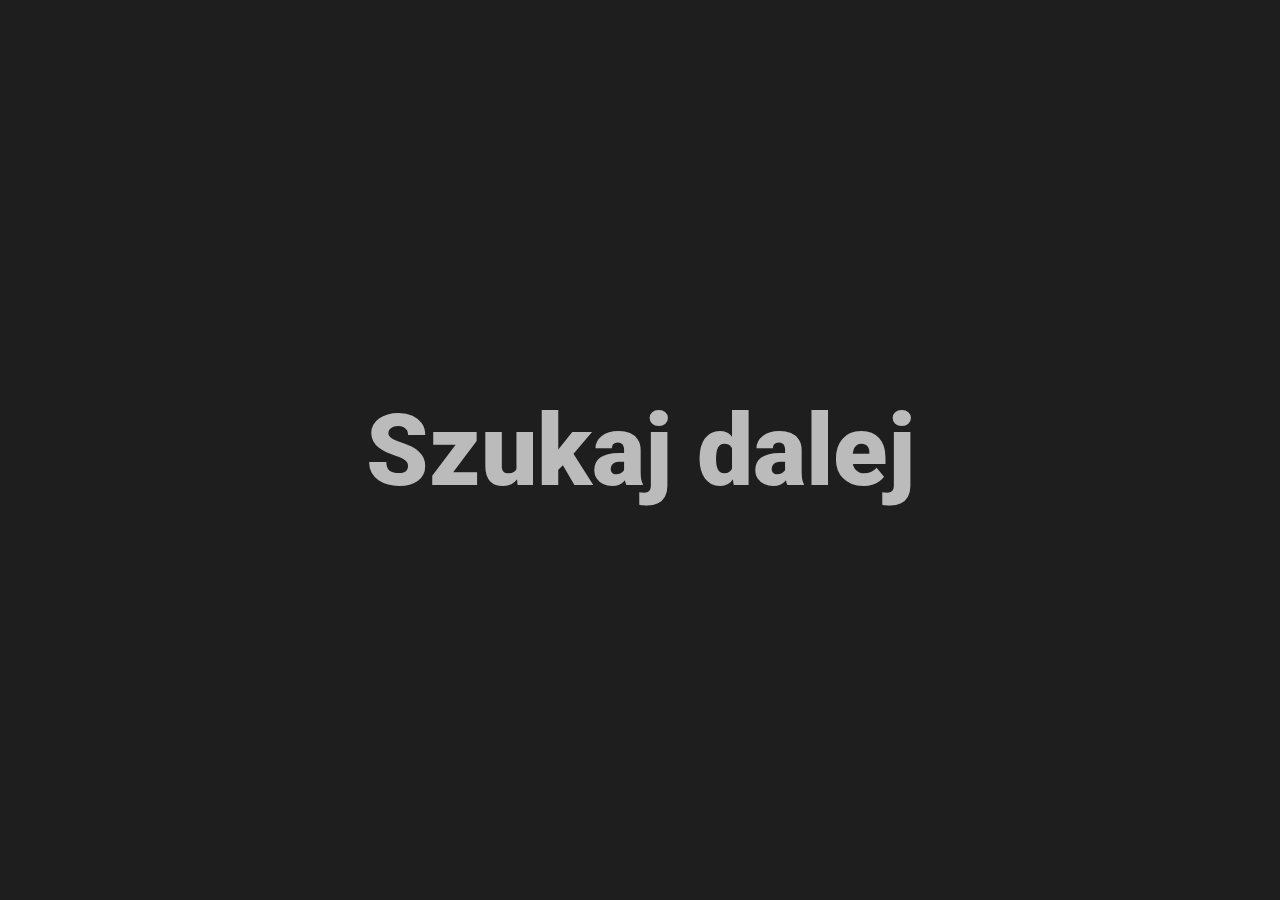
<file: stare/index.html>
<!DOCTYPE html>
<html lang="en">
<head>
    <link rel="preconnect" href="https://fonts.googleapis.com">
    <link rel="preconnect" href="https://fonts.gstatic.com" crossorigin>
    <link href="https://fonts.googleapis.com/css2?family=Roboto:ital,wght@0,100;0,300;0,400;0,500;0,700;0,900;1,100;1,300;1,400;1,500;1,700;1,900&display=swap" rel="stylesheet">
    <meta charset="UTF-8">
    <meta http-equiv="X-UA-Compatible" content="IE=edge">
    <meta name="viewport" content="width=device-width, initial-scale=1.0">
    <title>matiEP09</title>

    <style>
        body{
                    background-color: rgb(30, 30, 30);
                    color:rgb(187, 187, 187);
                    font-family: monospace;
                    font-family: Roboto, sans-serif;
                }
        h1{font-size:100px; font-weight: 900;}

        .main{
                   position: absolute;            
                   top: 50%;                        
                   left:50%;
                   transform: translate(-50%, -50%) 
                }

                input{
                    background-color: rgba(255, 255, 255, 0.1);
                    backdrop-filter: blur(10px);
                    -webkit-backdrop-filter: blur(10px);
                    border-radius: 4px;
                    border: 1px solid rgba(255, 255, 255, 0.18);
                    color:rgb(201, 201, 201);
                    padding: 5px;
                    box-shadow: 0 8px 32px 0 rgba(0, 0, 0, 0.37);
                    transition: 0.5s;
                }
                input:hover{
                background-color: rgba(255, 255, 255, 0.159);
                border: 1px solid rgba(255, 255, 255, 0.263);
                transition: 0.5s;
                }
                input:active{
                background-color: rgba(255, 255, 255, 0.159);
                border: 1px solid rgba(255, 255, 255, 0.263);
                transition: 0.5s;
                }
                input:focus{
                background-color: rgba(68, 255, 0, 0.159);
                border: 1px solid rgba(0, 255, 60, 0.263);
                transition: 0.5s;
                }

    </style>
</head>
<body>
    <script>document.cookie = "flaga=pamietajmnie"; </script>
    <div class="main">
    <h1>Szukaj dalej</h1>
    
</div></body>
</html>
</file>
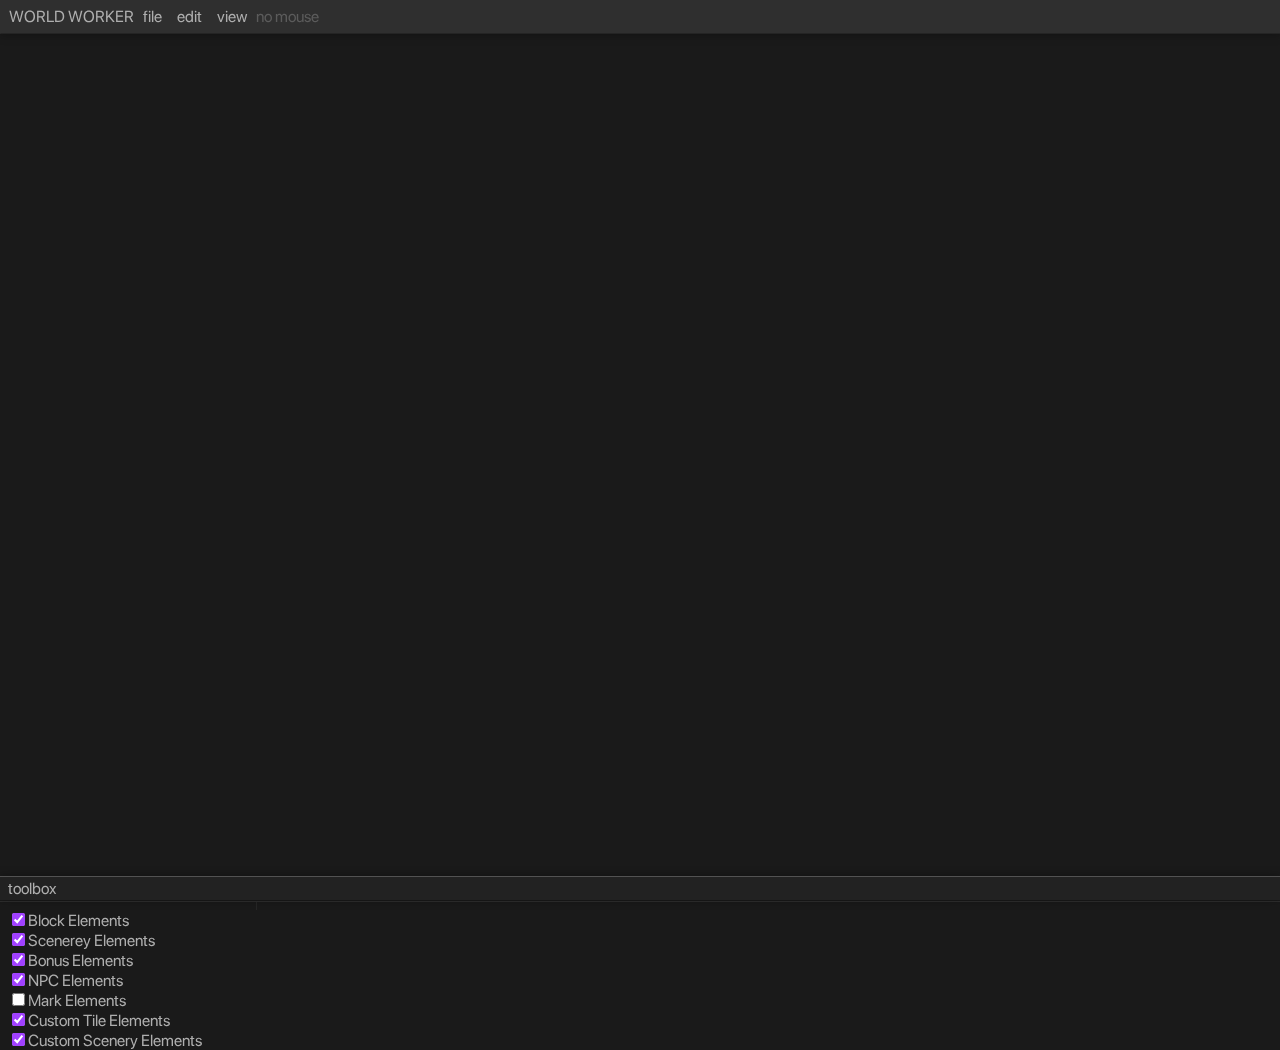
<file: worldworker/index.html>
<!DOCTYPE html>
<html lang="en">
<head>
    <meta charset="UTF-8">
    <meta name="viewport" content="width=device-width, initial-scale=1.0">
    <title>World Worker: no file open</title>
    <link rel="stylesheet" href="styles.css" />
</head>
<body id="body">
    <nav>
        WORLD WORKER
        <button onclick="dropDownToggle('FileDropDown')" class="navButton">file</button>

        <button onclick="dropDownToggle('EditDropDown')" class="navButton" >edit</button>

        <button onclick="dropDownToggle('ViewDropDown')" class="navButton">view</button>

        <span id="mouseStats">no mouse</span>
        <span id="stats">no level is currently open.</span>
    </nav>

        <div id="FileDropDown" class="dropdown-content" style="margin-left: 128px; ">
            <button onclick="Load()">Open</button><br>
            <button onclick="">Save</button><br>
            <button onclick="ExportToCSharp()">Export</button><br>
        </div>

<div id="EditDropDown" class="dropdown-content" style="margin-left: 166px; ">
            <button onclick="">Undo</button><br>
            <button onclick="">Redo</button><br>
            <button onclick="">Replace</button><br>
            <button onclick="Preferences()">Preferences</button><br>
        </div>
<div id="ViewDropDown" class="dropdown-content" style="margin-left: 206px; ">
            <button onclick="">Smooth scrolling</button><br>
            <button onclick="">High Contrast</button><br>
        </div>


    <canvas></canvas>
    <div class="toolbox">
        <div id="title">toolbox</div>
        <div class="main">
            <div class="left">
                <div class="option"><input type="checkbox" id='BLOCK ELEMENTS' onchange='changeView("BLOCK ELEMENTS")'>Block Elements</div>
                <div class="option"><input type="checkbox" id='SCENERY ELEMENTS' onchange='changeView("SCENERY ELEMENTS")'>Scenerey Elements</div>
                <div class="option"><input type="checkbox" id='BONUS ELEMENTS' onchange='changeView("BONUS ELEMENTS")'>Bonus Elements</div>
                <div class="option"><input type="checkbox" id='NPC ELEMENTS' onchange='changeView("NPC ELEMENTS")'>NPC Elements</div>
                <div class="option"><input type="checkbox" id='MARK ELEMENTS' onchange='changeView("MARK ELEMENTS")'>Mark Elements</div>
                <div class="option"><input type="checkbox" id='CUSTOM TILE ELEMENTS' onchange='changeView("CUSTOM TILE ELEMENTS")'>Custom Tile Elements</div>
                <div class="option"><input type="checkbox" id='CUSTOM SCENERY ELEMENTS' onchange='changeView("CUSTOM SCENERY ELEMENTS")'>Custom Scenery Elements</div>
            </div>
        </div>
    </div>
    <div id="decoder" style="display: none;">
        
    </div>
</body>
</html>
<script src="decoder.js"></script>
<script src="main.js"></script>
</file>
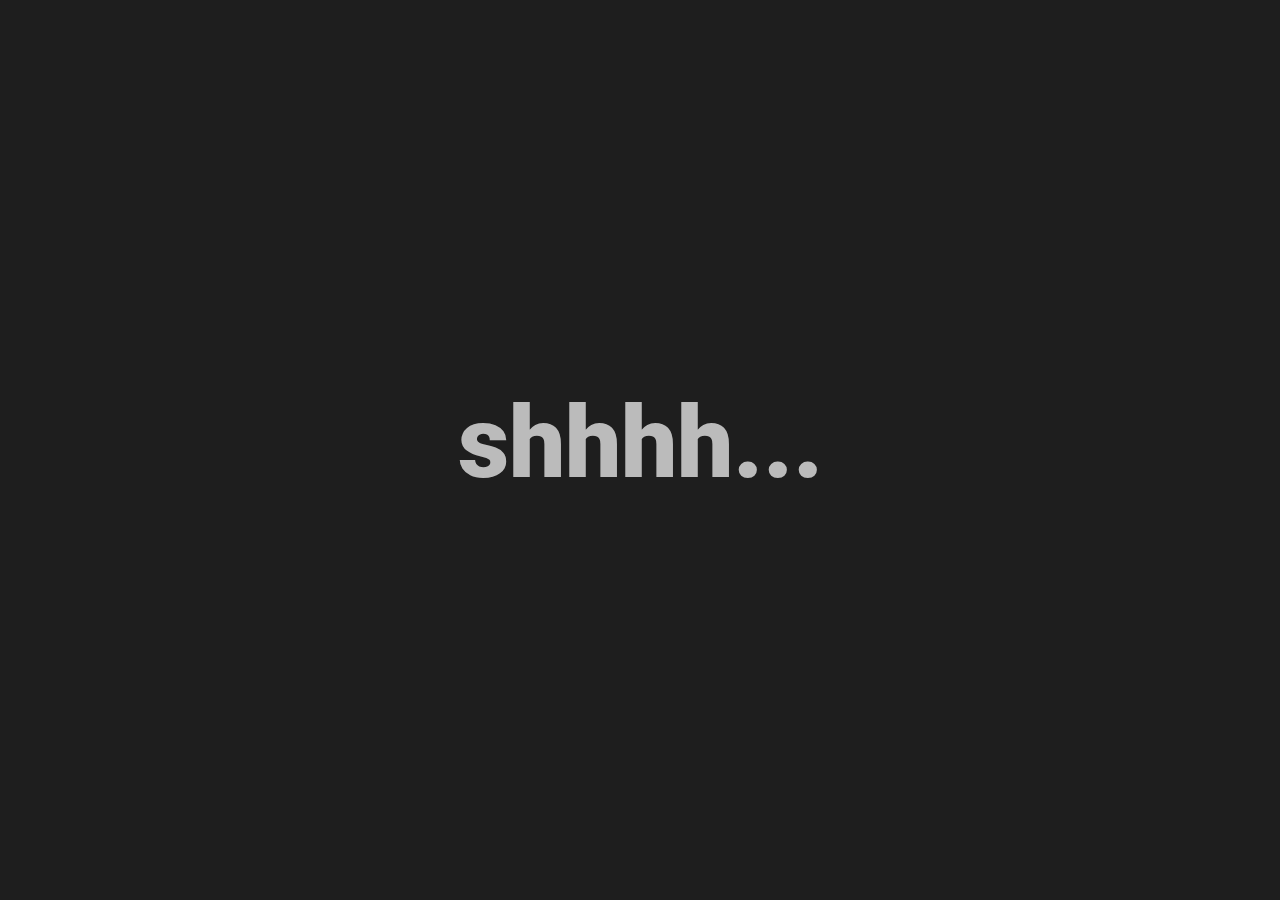
<file: sekret.html>
<!DOCTYPE html>
<html lang="en">
<head>
    <link rel="preconnect" href="https://fonts.googleapis.com">
    <link rel="preconnect" href="https://fonts.gstatic.com" crossorigin>
    <link href="https://fonts.googleapis.com/css2?family=Roboto:ital,wght@0,100;0,300;0,400;0,500;0,700;0,900;1,100;1,300;1,400;1,500;1,700;1,900&display=swap" rel="stylesheet">
    <meta charset="UTF-8">
    <meta http-equiv="X-UA-Compatible" content="IE=edge">
    <meta name="viewport" content="width=device-width, initial-scale=1.0">
    <title>matiEP09</title>

    <style>
        body{
                    background-color: rgb(30, 30, 30);
                    color:rgb(187, 187, 187);
                    font-family: monospace;
                    font-family: Roboto, sans-serif;
                }
        h1{font-size:100px; font-weight: 900;}

        .main{
                   position: absolute;            
                   top: 50%;                        
                   left:50%;
                   transform: translate(-50%, -50%) 
                }

                input{
                    background-color: rgba(255, 255, 255, 0.1);
                    backdrop-filter: blur(10px);
                    -webkit-backdrop-filter: blur(10px);
                    border-radius: 4px;
                    border: 1px solid rgba(255, 255, 255, 0.18);
                    color:rgb(201, 201, 201);
                    padding: 5px;
                    box-shadow: 0 8px 32px 0 rgba(0, 0, 0, 0.37);
                    transition: 0.5s;
                }
                input:hover{
                background-color: rgba(255, 255, 255, 0.159);
                border: 1px solid rgba(255, 255, 255, 0.263);
                transition: 0.5s;
                }
                input:active{
                background-color: rgba(255, 255, 255, 0.159);
                border: 1px solid rgba(255, 255, 255, 0.263);
                transition: 0.5s;
                }
                input:focus{
                background-color: rgba(68, 255, 0, 0.159);
                border: 1px solid rgba(0, 255, 60, 0.263);
                transition: 0.5s;
                }
                h5{
                    font-size: 5px;
                    color: rgb(30, 30, 30);
                }
<script>cookies.remove</script>    </style></head>
<body>
    
    <div class="main">
    <h1>shhhh...</h1>
    
    <h5>top-secret</h5>
</div></body>
</html>
</file>
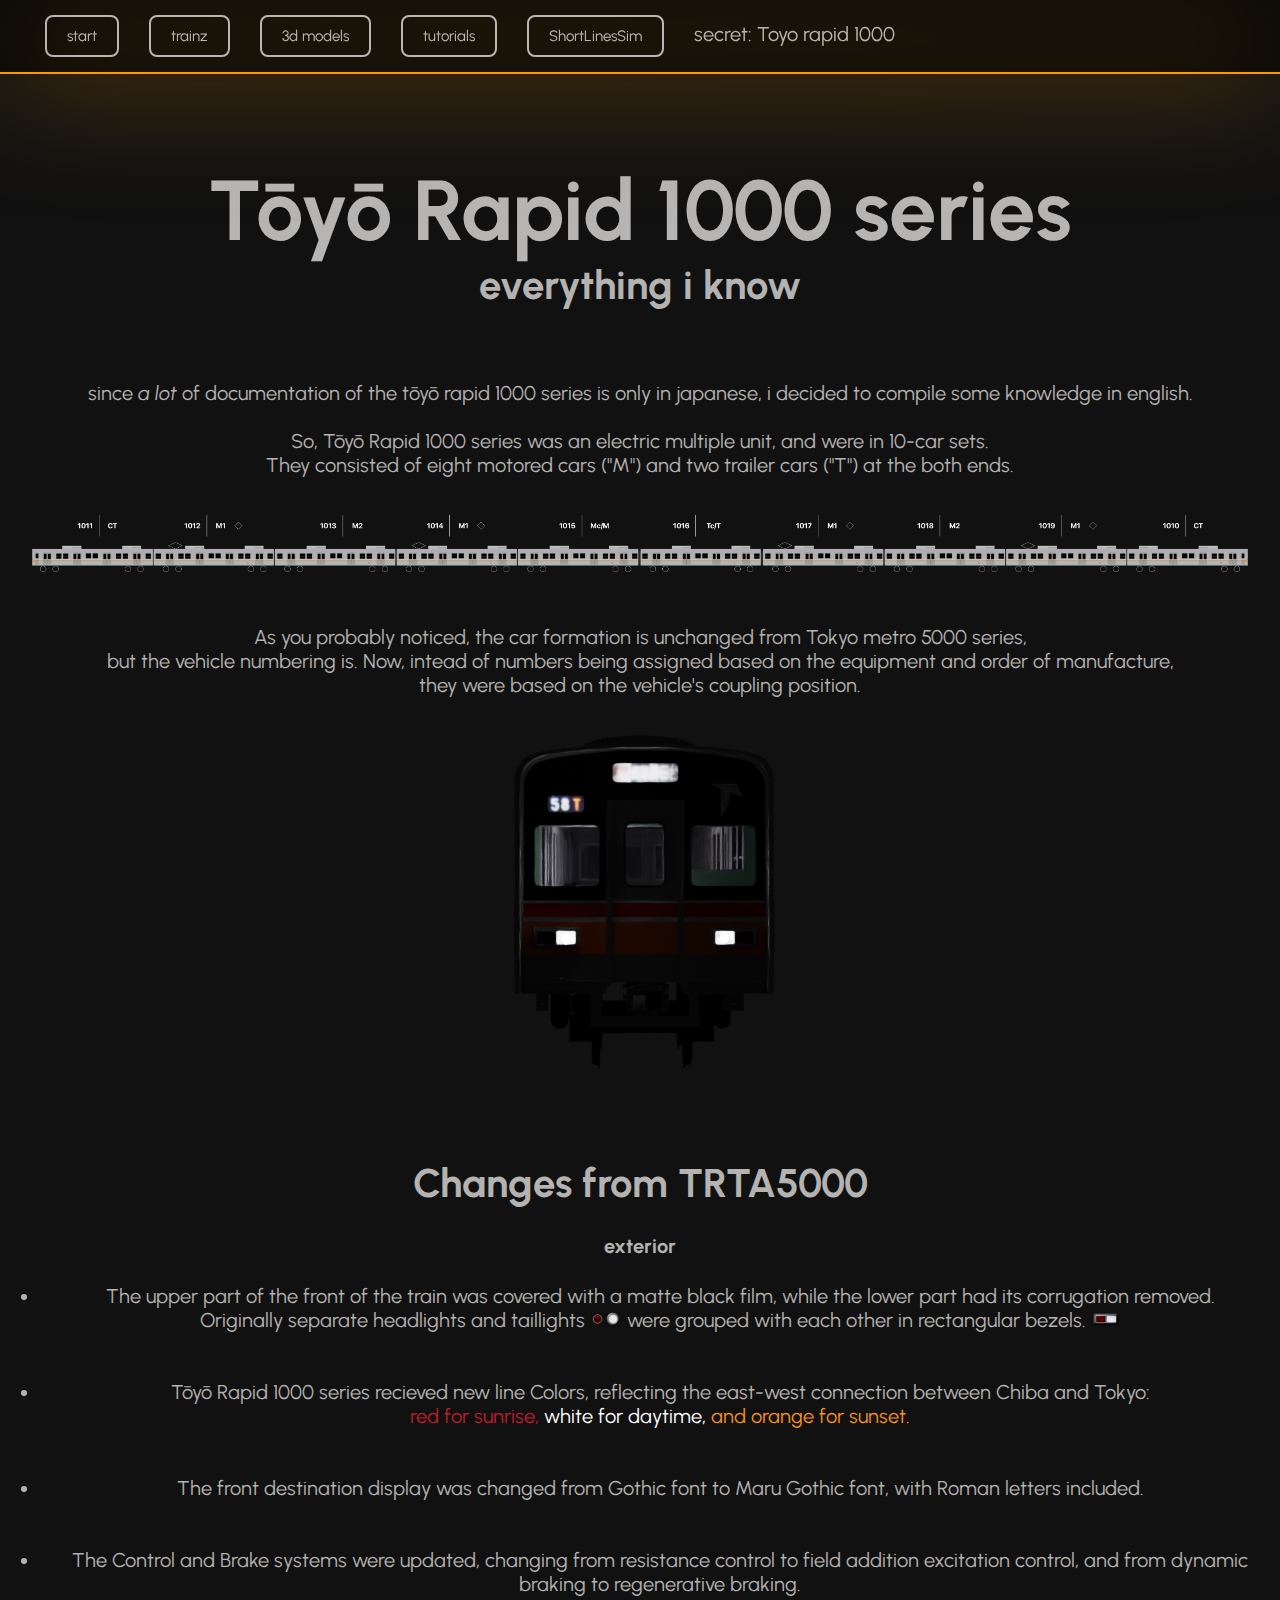
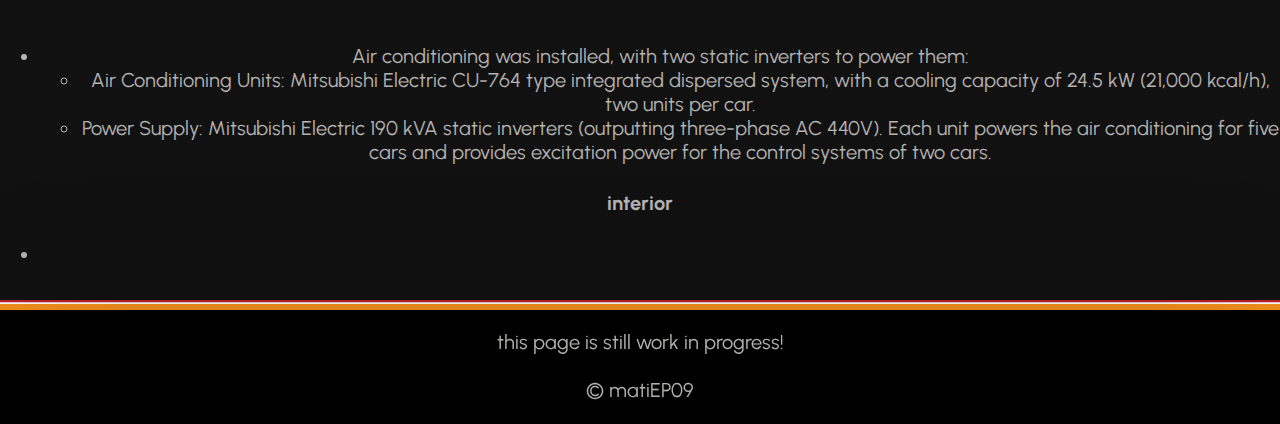
<file: toyo.html>
<!DOCTYPE html>
<html lang="en">
<head>
    <link rel="stylesheet" href="style/style.css">
    <link rel="stylesheet" href="https://raw.githubusercontent.com/matiEU07/strona-v2/main/style/style.css">
    <link rel="preconnect" href="https://fonts.googleapis.com">
    <link rel="preconnect" href="https://fonts.gstatic.com" crossorigin>
    <link href="https://fonts.googleapis.com/css2?family=Urbanist:ital,wght@0,100..900;1,100..900&display=swap" rel="stylesheet">    
    <meta charset="UTF-8">
    <meta name="viewport" content="width=device-width, initial-scale=1.0">
    <link rel="icon" type="image/x-icon" href="/toyo/favicon.ico">

    <title>matiEP09</title>

    <script>
        function kibel(){
            //too much kotlin, man.
        }
        window.onload = kibel;
    </script>

<body>
    <div class="navbar">
        <!--<class class="titletext">matiEP09</class>--><button>start</button><button><a href="trainz.html">trainz</a></button><button>3d models</button><button>tutorials</button><button><a href="sim.html">ShortLinesSim</a></button> &emsp;  secret: Toyo rapid 1000
    </div>

    <center><h1>Tōyō Rapid 1000 series</h1>
    <h3>everything i know</h3>
<br><br><br>

    since <i>a lot</i> of documentation of the tōyō rapid 1000 series is only in japanese, i decided to compile some knowledge in english.
<br><br>
    So, Tōyō Rapid 1000 series was an electric multiple unit, and were in 10-car sets. <br>
    They consisted of eight motored cars ("M") and two trailer cars ("T") at the both ends.<br><br>
        <img src="toyo/toyorapid1000.webp" width="95%" class="shadow"><br><br><br>
        As you probably noticed, the car formation is unchanged from Tokyo metro 5000 series,<br>
        but the vehicle numbering is. Now, intead of numbers being assigned based on the equipment and order of manufacture,<br>
        they were based on the vehicle's coupling position.
        <br><br>
        <img src="toyo/tr1000.png">
        <br>
        <br><br>
        <h3>Changes from TRTA5000</h3>
        <h4>exterior</h4>
        <ul>
            <li>The upper part of the front of the train was covered with a matte black film, while the lower part had its corrugation removed.
                <br>Originally separate headlights and taillights <img src="toyo/oldlights.png" height="16px"> were grouped with each other in rectangular bezels. <img src="toyo/newlights.png" height="16px"></li>
            <br><br>
            <li>Tōyō Rapid 1000 series recieved new line Colors, reflecting the east-west connection between Chiba and Tokyo:<br> <font color="#BE1D2C"> red for sunrise, </font><font color="white"> white for daytime, </font><font color="#F6921D"> and orange for sunset. </font></li>
            <br><br>
            <li>The front destination display was changed from Gothic font to Maru Gothic font, with Roman letters included.</li>
            <br><br>
            <li>The Control and Brake systems were updated, changing from resistance control to field addition excitation control, and from dynamic braking to regenerative braking.</li>
            <br><br>                
            <li>Air conditioning was installed, with two static inverters to power them:</li>
                <ul class="lessimportant">
                    <li>Air Conditioning Units: Mitsubishi Electric CU-764 type integrated dispersed system, with a cooling capacity of 24.5 kW (21,000 kcal/h), two units per car.</li>
                    <li>Power Supply: Mitsubishi Electric 190 kVA static inverters (outputting three-phase AC 440V). Each unit powers the air conditioning for five cars and provides excitation power for the control systems of two cars.</li>
        </ul>    </ul>
        <h4>interior</h4>
        <ul>
            <li></li>

        </ul>

    </div>

    <img src="toyo/toyorapidrailwaycolors.png" width="100%" height="10px" style="margin-bottom: -5px;">
<div class="footer" style="filter: drop-shadow(0px 0px 64px rgba(0, 0, 0, 0.18));">this page is still work in progress!<br><br>© matiEP09<br></div>
<!--i completely forgot how to write html and that shows.-->
</center>
</body>
</html>
</file>
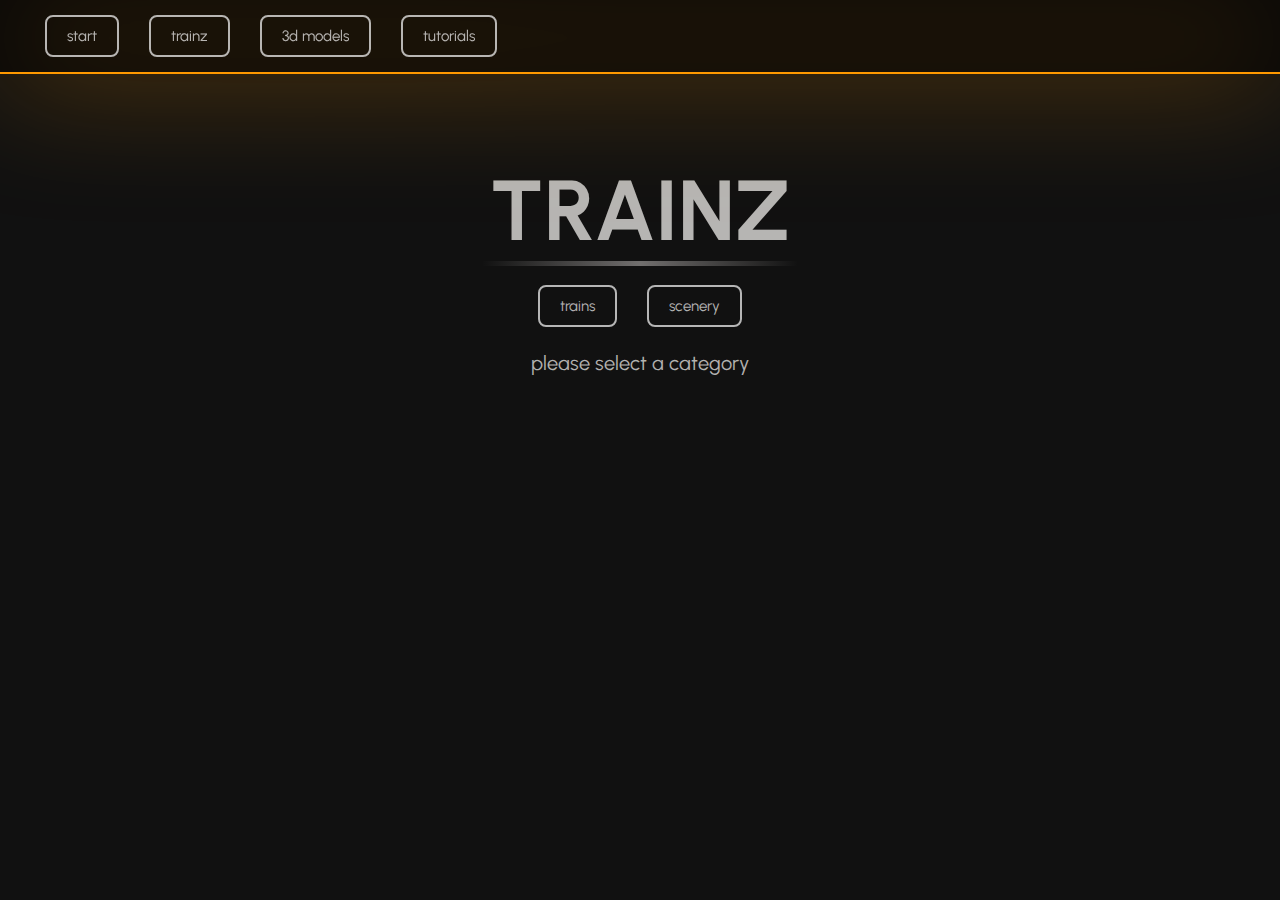
<file: trainz.html>
<!DOCTYPE html>
<html lang="en">

<head>
    <link rel="stylesheet" href="style/style.css">
    <link rel="stylesheet" href="https://raw.githubusercontent.com/matiEU07/strona-v2/main/style/style.css">
    <link rel="preconnect" href="https://fonts.googleapis.com">
    <link rel="preconnect" href="https://fonts.gstatic.com" crossorigin>
    <link href="https://fonts.googleapis.com/css2?family=Urbanist:ital,wght@0,100..900;1,100..900&display=swap"
        rel="stylesheet">
    <meta charset="UTF-8">
    <meta name="viewport" content="width=device-width, initial-scale=1.0">
    <title>matiEP09</title>



<body>
    <div class="navbar">
        <!--<class class="titletext">matiEP09</class>--><button><a href="index.html">start</a></button><button>trainz</button><button>3d
            models</button><button>tutorials</button>
    </div>

    <center>
        <h1>TRAINZ</h1>
        <div class="mainwide">
            <div class="spacer"><br>

                <button id="stock" class="no-margin">trains</button><button id="other">scenery</button>
                <br><br>
                <div id="content">please select a category</div>
        </div>
        <!--
        <marquee scrollamount="120" loop="1" scrolldelay="61"><img src="en57.gif"></marquee>
        <div class="navbar"><br><br>© matiEP09<br></div>
        i completely forgot how to write html and that shows.-->
    </center>


</body>
</html>








<script>
    //===============================================||buttons :3||===============================================\\
    var currentTab = 1;
    document.getElementById('stock').onclick = function () {
        currentTab=1;
        document.getElementById('content').innerHTML = ''
        displayAssets();
    }
    document.getElementById('other').onclick = function () {
        currentTab=2;
        document.getElementById('content').innerHTML = ''
        displayAssets();
    }


    //===============================================||displaying the thingys||===============================================\\
    function displayAssets(){
    var train = 1

//    while (train<100){

        //typ (railcar, etc.)
        //nazwa
        //opis
        //komatybilność
        //zdjęcie
        //link do pobrania
        //nazwa pliku
        //tekst na przycisku

        if(currentTab==1){
            createElement("type", "ew58-011", "PKP class EW58, made for SKM Trojmiasto in 1974.", "trainz2019+", "https://cataas.com/cat?height=200&width:200", "https://mati.ep09.net/stare/old/404.html", "uh oh", "coming soon!")
            createElement("type", "Tōyō Rapid 1000 series", "1995. im bad at descriptions.", "trainz2019+", "https://cataas.com/cat?height=200&width:200", "https://mati.ep09.net/stare/old/404.html", "uh oh", "coming soon!")
        }
        if(currentTab==2){
            createElement("type", "wkd ochota station", "wkd ochota station as it currently is in warsaw.", "trainz2019+", "https://cataas.com/cat?height=200&width:200", "https://mati.ep09.net/stare/old/404.html", "uh oh", "coming soon!")
        }
    //train++
//}    
}

    function createElement(content, name, desc, version, imgsrc, downloadlink, filename, buttontext){
        document.getElementById('content').innerHTML += '<div class="container"><img class="container-img" src="'+imgsrc+'"><div class="custom-right-div"><div class="container-text">'+name+'</div><div class="container-desc">'+desc+'</div><div class="custom-bottom-container"><div class="custom-bottom-div">'+version+'</div><button class="custom-button"><a href="'+downloadlink+'" download="'+filename+'">'+buttontext+'</button></div></div></div><br>';
    }

//    window.onload = kibel;
</script>
</file>
<file: worldworker/styles.css>
:root{
    --defaultpadding: 8px;
}

body{
    overflow: hidden;
}

@font-face {
    font-family: sfProDisplay;
    font-weight: medium;
    src: url("styles/SFPRODISPLAYMEDIUM.OTF") format("opentype");
  }
  @font-face {
    font-family: sfProDisplay;
    font-weight: bold;
    src: url("styles/SFPRODISPLAYBOLD.OTF") format("opentype");
  }
  @font-face {
    font-family: sfProDisplay;
    font-weight: normal;
    src: url("styles/SFPRODISPLAYREGULAR.OTF") format("opentype");
  }
      

html, body{
    background-color: rgb(26, 26, 26);
    color: rgb(174, 174, 174);
    margin: 0px;
    font-family: sfProDisplay, system-ui, -apple-system, BlinkMacSystemFont, 'Segoe UI', Roboto, Oxygen, Ubuntu, Cantarell, 'Open Sans', 'Helvetica Neue', sans-serif;
    position: relative;

    width: 100%;
    height: 100%;

}
nav{
    background-color: rgba(58, 58, 58, 0.668);
    padding: 0px;
    color: rgb(174, 174, 174);
    position: absolute;
    top: 0;
    width: calc(100% - var(--defaultpadding));
    height: 32px;
    line-height: 32px;
    padding-left: var(--defaultpadding);
    border: transparent 1px solid;
    border-bottom-color: rgba(0, 0, 0, 0.214);
    box-shadow: rgba(0, 0, 0, 0.344) 0px 0px 10px;
    backdrop-filter: blur(10px);


}
#stats{
    position: absolute;
    right: var(--defaultpadding);
}
#mouseStats{
    color: rgba(120, 120, 120, 0.61);
}
button{
    background-color: transparent;
    border: none;
    color: rgb(174, 174, 174);
    font-size: 16px;
    font-family: sfProDisplay,system-ui, -apple-system, BlinkMacSystemFont, 'Segoe UI', Roboto, Oxygen, Ubuntu, Cantarell, 'Open Sans', 'Helvetica Neue', sans-serif;
}
nav .button{
    position: relative;
}
button:hover{
   color: white; 
}
canvas{
    display: block;
    image-rendering: pixelated;
}

.toolbox{
    position: absolute;
    bottom: 0px;
    width: 100%;
    background-color: rgba(36, 36, 36, 0.865);
    box-shadow: rgba(0, 0, 0, 0.344) 0px 0px 10px;
    height: 24px;
    backdrop-filter: blur(10px);
    transition: 0.2s;
}
.toolbox:hover{
    height: 183px;
}
.toolbox #title{
    -webkit-user-select: none; /* Safari */
    -ms-user-select: none; /* IE 10 and IE 11 */
    user-select: none; /* Standard syntax */
        /* background-color: rgba(58, 58, 58, 0.25); */
    font-size: 16px;
    padding-left: var(--defaultpadding);
    height: 24px;
    line-height: 24px;
    transition: 0.5s;

    border-bottom: rgba(255, 255, 255, 0.081) 1px solid;
    border-top: rgba(255, 255, 255, 0.214) 1px solid;
}
.toolbox #title:hover{
    background-color: rgb(70, 70, 70);
}
.toolbox .main{
    display: flex;
    width: 100%;
    height: calc(100% - 24px);
}
.toolbox .left{
    border-right: rgba(255, 255, 255, 0.05) 1px solid;
    width: calc(256px - var(--defaultpadding));
    height: calc(100% - var(--defaultpadding));
    padding-top: var(--defaultpadding);
    padding-left: var(--defaultpadding);
}
input {
    accent-color: rgb(160, 65, 255);
}

/*============*/
/*WINDOW STUFF*/
/*============*/

@keyframes showWindow {
  from {opacity: 0; scale: 80%;}
  to {opacity: 1; scale: 100%;}
}
@keyframes hideWindow {
      from {opacity: 1; scale: 100%;}
  to {opacity: 0; scale: 80%;}
}
.hideWindow{
    animation-name: hideWindow;
    animation-duration: 0.1s;
}
.window{
    position: absolute;
    top: 150px;
    left: 150px;
    height: 204px;
    width: 400px;
    background-color: rgba(36, 36, 36, 0.865);
    backdrop-filter: blur(10px);
    box-shadow: rgba(0, 0, 0, 0.344) 0px 0px 10px;
    border: rgba(255, 255, 255, 0.081) 1px solid;
    border-top-color: rgba(255, 255, 255, 0.214);
    border-radius: 4px;
    overflow: hidden;   
    
    animation-name: showWindow;
    animation-duration: 0.1s;
}
.window .titlebar{
    font-size: 16px;
    height: 24px;
    line-height: 24px;
    background-color: rgba(58, 58, 58, 0.75);
    padding-left: var(--defaultpadding);
    transition: 0.5s;
    -webkit-user-select: none; /* Safari */
    -ms-user-select: none; /* IE 10 and IE 11 */
    user-select: none; /* Standard syntax */
}
.window .titlebar:hover{
    background-color: rgba(70, 70, 70, 0.75);
}
.window .closeButton{
    height: 15px;
    width: 15px;
    margin-top: 3px;
    margin-right: 3px;
    border-radius: 4px;
    float: right;
    border: rgba(255, 255, 255, 0.194) 1px solid;
    border-top-color: rgba(255, 255, 255, 0.32);
    outline: 1px #252525 solid;
    background-image: url(styles/x.png);
    background-repeat: no-repeat;
    background-position: center;
    background-size: 8px;
}
.window .closeButton:active{
    background-color: rgba(0, 0, 0, 0.169);
    border: rgba(255, 255, 255, 0.194) 1px solid;
    border-bottom-color: rgba(255, 255, 255, 0.32);
}

.window .button{
    background-color: rgba(255, 255, 255, 0.1);
    padding: 4px;
    padding-left: 6px;
    padding-right: 6px;
    border-radius: 4px;
    margin-right: 6px;
    float: right;
    border: rgba(255, 255, 255, 0.081) 1px solid;
    outline: rgba(0, 0, 0, 0.48) 1px solid;
    border-top-color: rgba(255, 255, 255, 0.214);
    /* box-shadow: rgba(0, 0, 0, 0.344) 0px 0px 10px; */
    transition: 0.01s;
    position: relative;
}
.window .button:hover{
    background-color: rgba(255, 255, 255, 0.2);
}
.window .button:active{
    background-color: rgba(255, 255, 255, 0);
    transition: 0s;
    border: rgba(255, 255, 255, 0.081) 1px solid;
    border-bottom-color: rgba(255, 255, 255, 0.214);
}

.window .bottomButtons{
    position: absolute;
    /* bottom: 36px; */
    bottom: 18px;
    height: 18px;
    width: 100%;
}

.pixel{
    image-rendering: pixelated;
}

.window #tileDisplay{
    padding: 15px;
    width: 32px;
    height: 32px;
}
.window span{
    display: block;
    word-wrap: break-word;
}
.preferencesLabel{
    padding: var(--defaultpadding)
    
}


/*============*/
/*DROPDOWNS   */
/*============*/

.dropdown-content {
  top: 38px;
  /* display: none; */
  position: absolute;
  background-color: rgba(58, 58, 58, 0.668);
  min-width: 160px;
  box-shadow: 0px 8px 16px 0px rgba(0,0,0,0.2);
  z-index: 1;
  border: transparent 1px solid;
  box-shadow: rgba(0, 0, 0, 0.344) 0px 0px 10px;
  border: rgba(255, 255, 255, 0.081) 1px solid;
  border-top-color: rgba(255, 255, 255, 0.214);
  backdrop-filter: blur(10px);
  padding: 4px;
  border-radius: 4px;
  opacity: 0;
  transition: 0.1s;
  transform: scale(80%);
  z-index: 0;
}

.dropdown-content button{
    width: 100%;
    text-align: left;
}

.show {opacity: 1; transition: 0s; transform: scale(100%); z-index: 999;}

/*============*/
/*Radio       */
/*============*/
.preferencesLabel{
    float: left;
}

.radioContainer input{
  position: absolute;
  opacity: 0;
  cursor: pointer;
  height: 0;
  width: 0;
}
.radioContainer{
    background-color: rgba(255, 255, 255, 0.1);
    padding: 4px;
    padding-left: 6px;
    padding-right: 6px;
    border-radius: 0px;
    margin-left: 1px;
    border: rgba(255, 255, 255, 0.081) 1px solid;
    outline: rgba(0, 0, 0, 0.48) 1px solid;
    border-top-color: rgba(255, 255, 255, 0.214);
    /* box-shadow: rgba(0, 0, 0, 0.344) 0px 0px 10px; */
    transition: 0.01s;
    top: 9px;
    position: relative;
}
.radioContainer:first-of-type{
    border-top-left-radius: 4px;
    border-bottom-left-radius: 4px;
}
.radioContainer:last-of-type{
    border-top-right-radius: 4px;
    border-bottom-right-radius: 4px;
}
.radioContainer:active{

}
.radioContainer:has(> input:checked) {
    background-color: rgba(255, 255, 255, 0);
    transition: 0s;
    border: rgba(255, 255, 255, 0.081) 1px solid;
    border-bottom-color: rgba(255, 255, 255, 0.214);
}.radioContainer:active{
    background-color: rgba(255, 255, 255, 0);
    transition: 0s;
    border: rgba(255, 255, 255, 0.081) 1px solid;
    border-bottom-color: rgba(255, 255, 255, 0.214);
}
</file>
<file: style/style.css>
body{
    background-color: rgb(17, 17, 17);
    color: rgba(255, 253, 250, 0.694);
    font-family:Urbanist ;
    margin: 0px;
    font-size: 20px;
}

::-moz-selection { /* Code for Firefox */
    color: rgb(255, 153, 0);
    background: rgba(255, 153, 0, 0.096);
    border-radius: 4px;
  }
::selection {
    color: rgb(255, 153, 0);
    background: rgba(255, 153, 0, 0.096);
  }

a{
    text-decoration: none;
    color: rgba(255, 255, 255, 0.694);
}
a:visited{
    color: rgba(255, 255, 255, 0.694);
}

button{
    font-family:Urbanist, sans-serif;
    background-color: transparent;
    border-color: rgba(255, 255, 255, 0.694);
    color:rgba(255, 255, 255, 0.694);
    border-style: solid;
    padding: 10px;
    padding-left: 20px;
    padding-right: 20px;
    margin-left: 30px;
    border-radius: 8px;
    font-size: 15px;
    transition: 2s;
}
button:hover{
    background-color: rgba(255, 255, 255, 0.194);
    color:white;
    border-color: white;
    transition: 0.25s;
}
button:active{
    color:rgb(122, 122, 122);
    background-color: transparent;
    border-color: rgb(122, 122, 122);
}
main {
    display: flex;
    flex-direction: column;
    align-items: center;
}
.navbar{
    background-color: black;
    padding: 15px;  
    filter: drop-shadow(0px 0px 64px rgb(0, 0, 0.25));
    border-bottom: black;
    border-bottom-style: solid;
    transition: 2s;
    border-width: 2px;
}
.navbar-pink{
    background-color: black;
    padding: 15px;  
    filter: drop-shadow(0px 0px 64px rgb(0, 0, 0.25));
    border-bottom: black;
    border-bottom-style: solid;
    transition: 2s;
    border-width: 2px;
}
.footer{
    background-color: black;
    padding: 20px;  
    filter: drop-shadow(0px 0px 64px rgb(0, 0, 0.5));
    border-bottom: black;
    border-bottom-style: solid;
    transition: 2s;
    border-width: 2px;
}
.navbar:hover{
    filter: drop-shadow(0px 0px 64px rgba(255, 153, 0, 0.613));
    border-bottom: rgb(255, 153, 0);
    border-bottom-style: solid;
    transition: 1s;
    background-color: rgba(0, 0, 0, 0.5);
    border-width: 2px;

}
.navbar-pink:hover{
    filter: drop-shadow(0px 0px 64px rgba(255, 0, 43, 0.613));
    border-bottom: rgb(255, 0, 68);
    border-bottom-style: solid;
    transition: 1s;
    background-color: rgba(0, 0, 0, 0.5);
    border-width: 2px;

}
.urbanist-f {
    font-family: "Urbanist", sans-serif;
    font-optical-sizing: auto;
    font-weight: 100;
    font-style: normal;
}
h1{
    font-size: 85px;
    margin: 0px;
    margin-top: 85px;
}  
h3{
    margin: 0px;
    font-size: 40px;
}
.titletext{
    font-weight: 800;
    font-size:40px;
}
.spacer{
    width: 33%;
    height: 5.3px;
    background: rgb(255,255,255);
background: linear-gradient(90deg, rgba(255,255,255,0) 0%, #fff9f767 50%, rgba(255,255,255,0) 100%);

margin: 0 auto;

}

.container{
    margin: 0 auto;
    width: max-content;
}

.buttons{
    margin: 0 auto;
    width: max-content;
}
.main{width: 40%;}
.mainwide{width: 75%;}
redacted{
    color:black;
    background-color: black;
}
.no-margin{
    margin: 0px !important;
}
.content{
    background-color: black;
}


.container:hover{
    border-color: rgb(255, 153, 0);
    transition: 0.2s;
    filter: drop-shadow(0px 0px 256px rgba(255, 153, 0, 0.251));
}


.container * {
    box-sizing: border-box;
    margin: 0;
    padding: 0;
}

content {
    display: flex;
    justify-content: center;
    align-items: center;
    height: 100vh;
}

.container {
    display: flex;
    flex-direction: row;
    width: 800px;
    height: 200px;
    padding: 20px;
    border: 2px solid rgba(255, 255, 255, 0.39);
    border-radius: 8px;
    background-color: rgba(255, 255, 255, 0.043);
    transition: 0.2s;

}

.container-img {
    width: 200px;
    height: 200px;
    border: 2px solid rgb(124, 124, 124);
    border-radius: 8px;
    margin-right: 10px;
}

.custom-right-div {
    display: flex;
    flex-direction: column;
    width: calc(100% - 260px); /* Subtract the width of the left div and margin */
}

.custom-right-div .container-text {
    width: 100%;
    text-align: left;
    height: 50px;
    margin-bottom: 10px;
}

.custom-right-div .container-desc {
    width: 100%;
    height: 200px;
    margin-bottom: 10px;
    text-align: left;
    color: rgba(255, 255, 255, 0.397);
}
.counter-blank{display: none;}
.custom-bottom-container {
    display: flex;
    align-items: center;
    text-align: left;
    color: rgba(255, 255, 255, 0.217) ;
}

.custom-right-div .custom-bottom-div {
    flex: 1;
    height: 30px;
}

.custom-button {
    margin-left: 10px;
    padding: 10px 20px;
    cursor: pointer;
    border: 2px solid rgba(255, 255, 255, 0.694);
}
.banner{

        background-image: url("sim/whoturnedoffthelights.png");
        background-repeat: no-repeat;
        background-attachment: fixed;
        margin: 0px;
        height: 512px;
        background-size: 100% auto;

}
.banner{
    background-color: rgb(0, 0, 0);

}
.simcontent{
    background-image: url("sim/dark.png");
    background-repeat: no-repeat;
    background-attachment: fixed;
    margin: 0px;

    background-size: 100% auto;

}
.simdownload{
    background-image: url("sim/trackview.png");
    background-repeat: no-repeat;
    background-attachment: fixed;
    margin: 0px;

    background-size: 100% auto;
}
h2{
    margin-top: 0px;
}
.smallcontain{
    width: 450px;
margin-left: auto;
margin-right: auto;
}
</file>
